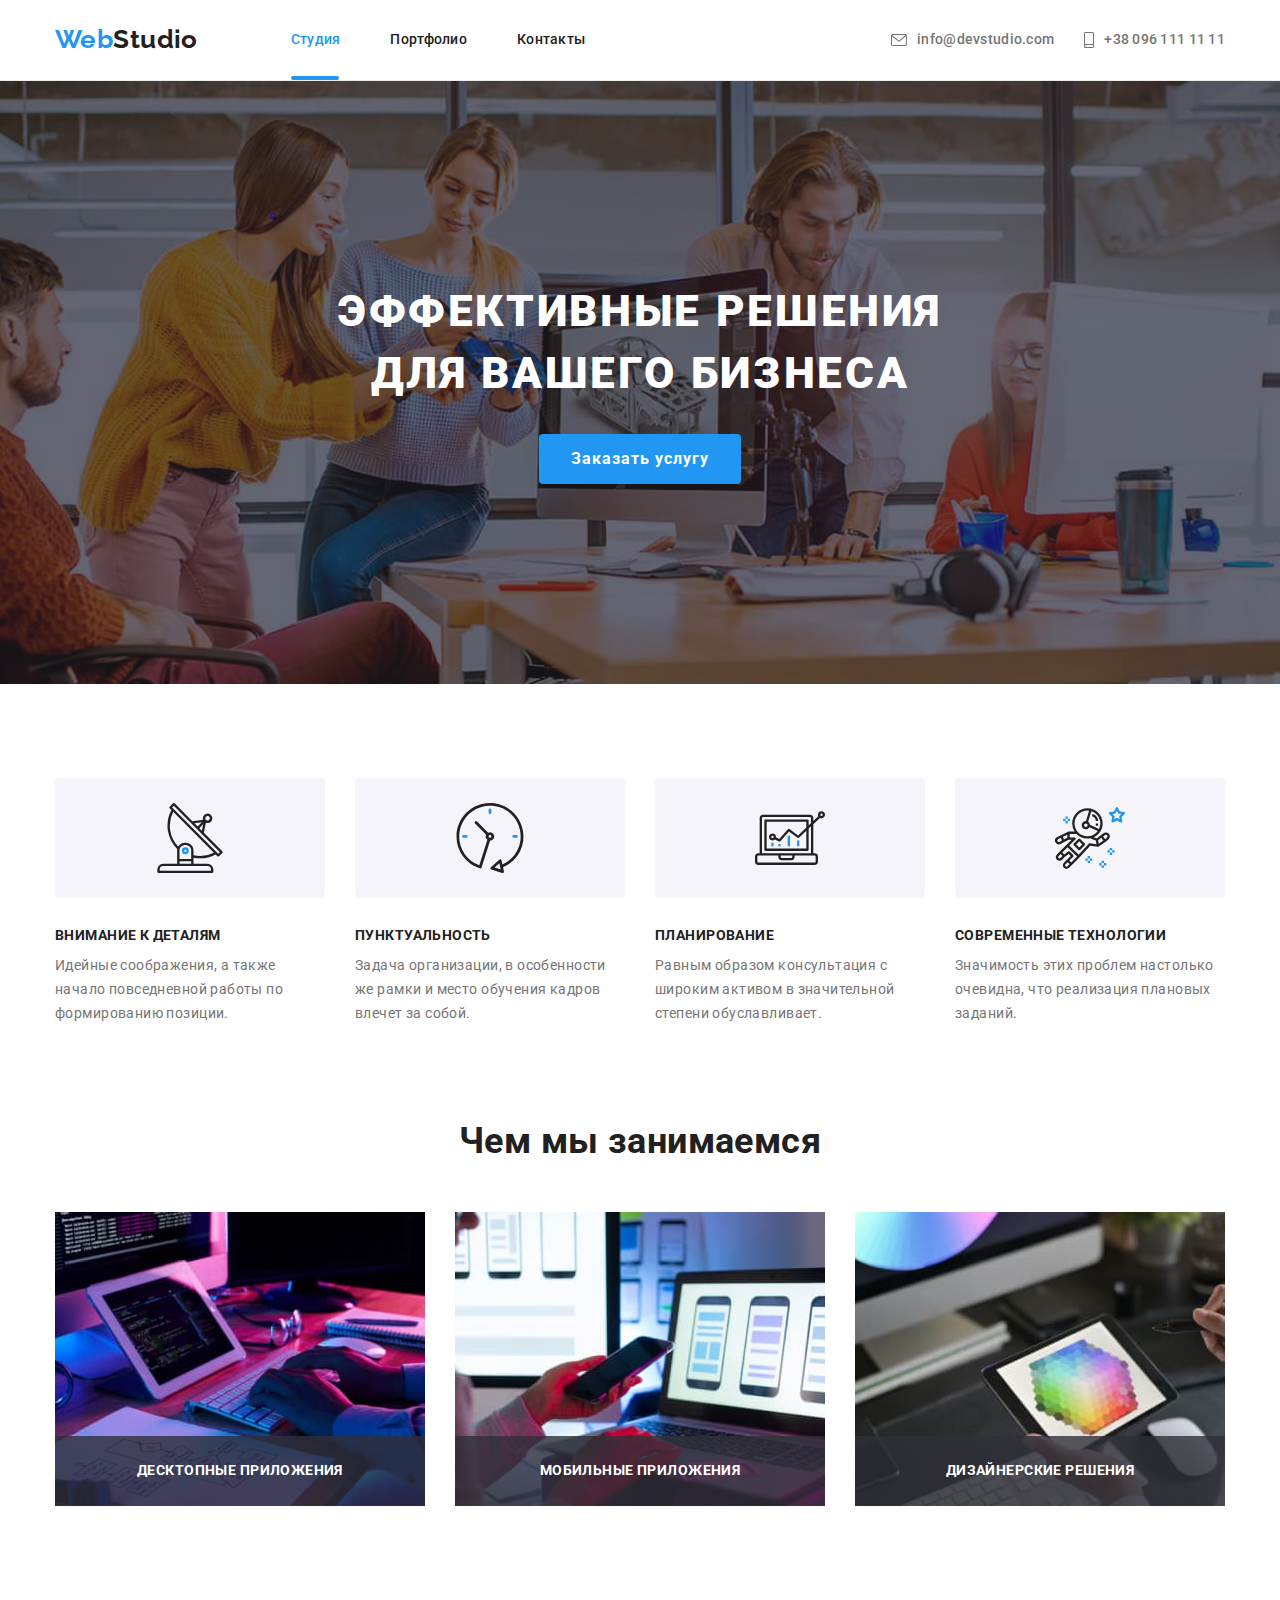
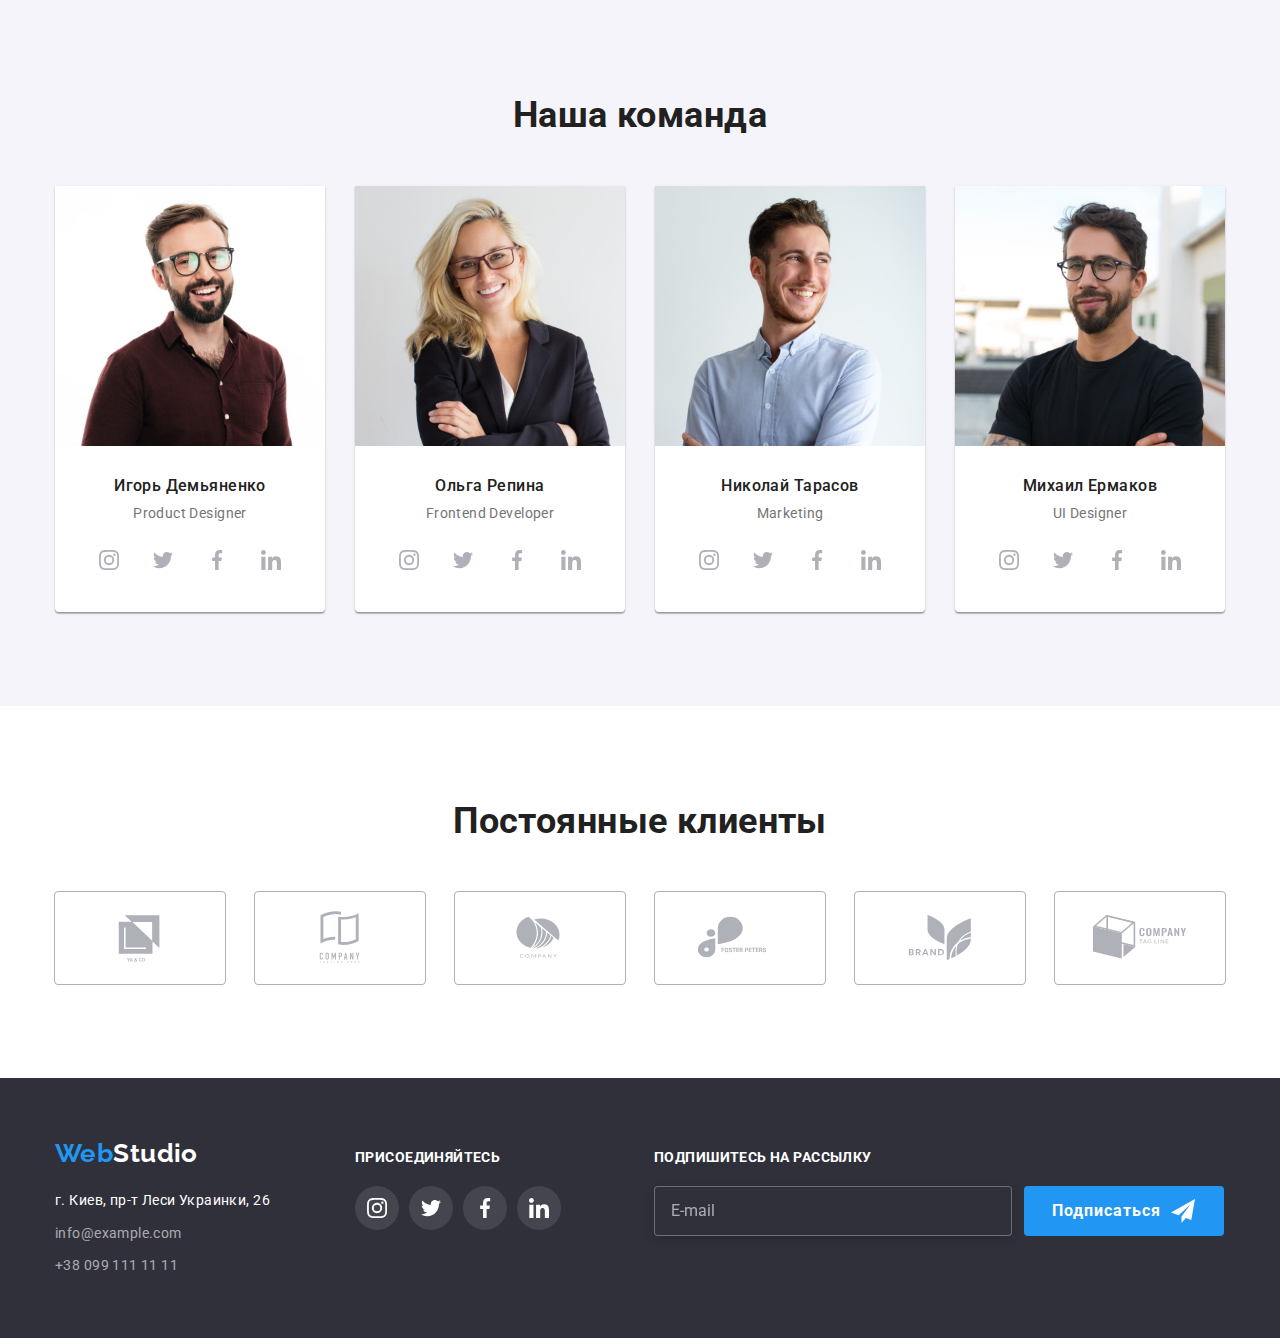
<file: index.html>
<!DOCTYPE html>
<html lang="ru">
  <head>
    <meta charset="UTF-8">
    <meta http-equiv="X-UA-Compatible" content="IE=Edge">
    <meta name="viewport" content="width=device-width, initial-scale=1.0">
    <title>Web Studio</title>
    <link rel="preconnect" href="https://fonts.googleapis.com">
    <link rel="preconnect" href="https://fonts.gstatic.com" crossorigin>
    <link href="https://fonts.googleapis.com/css2?family=Raleway:wght@700&family=Roboto:wght@400;500;700;900&display=swap" rel="stylesheet">
    <link rel="stylesheet" href="https://cdnjs.cloudflare.com/ajax/libs/modern-normalize/1.1.0/modern-normalize.min.css"/>
    <link rel="stylesheet" href="./css/styles.css"/>
  </head>

  <body>
    
    <!-- шапка сайта -->
    <header>
      <div class="container nav-header">
        <!-- навигация -->
        <nav class="nav">
          <a href="./index.html" class="logo">Web<span class="studio-header">Studio</span></a>        
          <ul class="site-nav list">
            <li class="nav-studio">
              <a href="./index.html" class="site-nav-item link current">Студия</a>
            </li>
            <li>
              <a href="./portfolio.html" class="site-nav-item link">Портфолио</a>
            </li>
            <li>
              <a href="" class="site-nav-item link">Контакты</a>
            </li>
          </ul>
        </nav>
        
        <!-- контакты в шапке -->
        <ul class="contacts list">
          <li lang="en">
            <a href="mailto:info@devstudio.com" class="link mail">
              <svg class="icon-envelope" width="16" height="12">
                <use href="./images/icons.svg#icon-envelope"></use>
              </svg>
              <span>info@devstudio.com</span>
            </a>
          </li>
          <li>
            <a href="tel:+380961111111" class="link tel">
              <svg class="icon-smartphone" width="10" height="16">
                <use href="./images/icons.svg#icon-smartphone"></use>
              </svg>
              <span>+38 096 111 11 11</span>
            </a>
          </li>
        </ul>
      </div>  
    </header>
      
    <!-- main container -->
    <main>

      <!-- Hero -->
      
      <section class="hero section">
        <div class="container">
          <h1 class="title-hero">эффективные решения <br/> для вашего бизнеса</h1>
          <button type="button" class="button btn-hero" data-modal-open>Заказать услугу</button>
        </div>
      </section>
      
      <!-- Особенности -->
      
      <!-- заголовок Особенности будет скрыт-->  
      <section class="our-features section"> 
        <div class="container">
          <h2 class="title visually-hidden">Особенности</h2>
          <ul class="features list">
            <li class="feature-card">
              <div class="feature-icon">
                <svg class="icon-antenna" width="70" height="70">
                  <use href="./images/icons.svg#icon-antenna"></use>
                </svg>
              </div>
              <div class="feature">
                <h3 class="feature-item title">Внимание к деталям</h3>
                <p class="feature-item-description">Идейные соображения, а также начало повседневной работы по формированию позиции.
                </p>
              </div>
            </li>
            <li class="feature-card">
              <div class="feature-icon">
                <svg class="icon-clock" width="70" height="70">
                  <use href="./images/icons.svg#icon-clock"></use>
                </svg>
              </div>
              <div class="feature">
                <h3 class="feature-item title">Пунктуальность</h3>
                <p class="feature-item-description">Задача организации, в особенности же рамки и место обучения кадров влечет за
                собой.
                </p>
              </div>
            </li>
            <li class="feature-card">
              <div class="feature-icon">
                <svg class="icon-diagram" width="70" height="70">
                  <use href="./images/icons.svg#icon-diagram"></use>
                </svg>
              </div>
              <div class="feature">
                <h3 class="feature-item title">Планирование</h3>
                <p class="feature-item-description">Равным образом консультация с широким активом в значительной степени
                обуславливает.
                </p>
              </div>
            </li>
            <li class="feature-card">
              <div class="feature-icon">
                <svg class="icon-astronaut" width="70" height="70">
                  <use href="./images/icons.svg#icon-astronaut"></use>
                </svg>
              </div>
              <div class="feature">
                <h3 class="feature-item title">Современные технологии</h3>
                <p class="feature-item-description">Значимость этих проблем настолько очевидна, что реализация плановых заданий.
                </p>
              </div>
            </li>
          </ul>
        </div>
      </section>

      <!-- Напрвления работы компании -->
      <section class="our-ocupation section">
        <div class="container occupations">
          <h2 class="occupation title">Чем мы занимаемся</h2>
          <ul class="list occup-imgs">
            <li class="occup-img">
              <img class="img no-gap" src="./images/box-1-opt.jpeg" alt="box 1" width="370" />
              <div class="occup-description">
                <p class="occup-description-text">Десктопные приложения</p>
              </div>
            </li>
            <li class="occup-img">
              <img class="img no-gap" src="./images/box-2-opt.jpeg" alt="box 2" width="370" />
              <div class="occup-description">
                <p class="occup-description-text">Мобильные приложения</p>
              </div>
            </li>
            <li class="occup-img">
              <img class="img no-gap" src="./images/box-3-opt.jpeg" alt="box 3" width="370" />
              <div class="occup-description">
                <p class="occup-description-text">Дизайнерские решения</p>
              </div>
            </li>
          </ul>
        </div>
      </section>

      <!-- Члены команды -->
      <section class="team section">
        <div class="container team-cards">
          <h2 class="our-team title">Наша команда</h2>
          <ul class="list team-members">
            <li class="team-member">
              <img class="img-member no-gap" src="./images/team-photo-id-opt.jpeg" alt="Игорь Демьяненко фото" width="270" />
              <div class="member-description">
                <h3 lang="ru" class="team-member-name title">Игорь Демьяненко</h3>
                <p lang="en" class="team-member-area">Product Designer</p>
                <ul class="list social-links">
                  <li class="social-link">
                    <a href="#" class="link social">
                      <svg class="icon-social" width="20" height="20">
                        <use href="./images/icons.svg#icon-instagram"></use>
                      </svg>
                    </a>
                  </li>
                  <li class="social-link">
                    <a href="#" class="link social">
                      <svg class="icon-social" width="20" height="20">
                        <use href="./images/icons.svg#icon-twitter"></use>
                      </svg>
                    </a>
                  </li>
                  <li class="social-link">
                    <a href="#" class="link social">
                      <svg class="icon-social" width="20" height="20">
                        <use href="./images/icons.svg#icon-facebook"></use>
                      </svg>
                    </a>
                  </li>
                  <li class="social-link">
                    <a href="#" class="link social">
                      <svg class="icon-social" width="20" height="20">
                        <use href="./images/icons.svg#icon-linkedin"></use>
                      </svg>
                    </a>
                  </li>
                </ul>
              </div>
            </li>
            <li class="team-member">
              <img class="img-member no-gap" src="./images/team-photo-or-opt.jpeg" alt="Ольга Репина фото" width="270" />
              <div class="member-description">
                <h3 lang="ru" class="team-member-name title">Ольга Репина</h3>
                <p lang="en" class="team-member-area">Frontend Developer</p>
                <ul class="list social-links">
                  <li class="social-link">
                    <a href="#" class="link social">
                      <svg class="icon-social" width="20" height="20">
                        <use href="./images/icons.svg#icon-instagram"></use>
                      </svg>
                    </a>
                  </li>
                  <li class="social-link">
                    <a href="#" class="link social">
                      <svg class="icon-social" width="20" height="20">
                        <use href="./images/icons.svg#icon-twitter"></use>
                      </svg>
                    </a>
                  </li>
                  <li class="social-link">
                    <a href="#" class="link social">
                      <svg class="icon-social" width="20" height="20">
                        <use href="./images/icons.svg#icon-facebook"></use>
                      </svg>
                    </a>
                  </li>
                  <li class="social-link">
                    <a href="#" class="link social">
                      <svg class="icon-social" width="20" height="20">
                        <use href="./images/icons.svg#icon-linkedin"></use>
                      </svg>
                    </a>
                  </li>
                </ul>
              </div>
            </li>
            <li class="team-member">
              <img class="img-member no-gap" src="./images/team-photo-nt-opt.jpeg" alt="Николай Тарасов фото" width="270" />
              <div class="member-description">
                <h3 lang="ru" class="team-member-name title">Николай Тарасов</h3>
                <p lang="en" class="team-member-area">Marketing</p>
                <ul class="list social-links">
                  <li class="social-link">
                    <a href="#" class="link social">
                      <svg class="icon-social" width="20" height="20">
                        <use href="./images/icons.svg#icon-instagram"></use>
                      </svg>
                    </a>
                  </li>
                  <li class="social-link">
                    <a href="#" class="link social">
                      <svg class="icon-social" width="20" height="20">
                        <use href="./images/icons.svg#icon-twitter"></use>
                      </svg>
                    </a>
                  </li>
                  <li class="social-link">
                    <a href="#" class="link social">
                      <svg class="icon-social" width="20" height="20">
                        <use href="./images/icons.svg#icon-facebook"></use>
                      </svg>
                    </a>
                  </li>
                  <li class="social-link">
                    <a href="#" class="link social">
                      <svg class="icon-social" width="20" height="20">
                        <use href="./images/icons.svg#icon-linkedin"></use>
                      </svg>
                    </a>
                  </li>
                </ul>
              </div>
            </li>
            <li class="team-member">
              <img class="img-member no-gap" src="./images/team-photo-my-opt.jpeg" alt="Михаил Ермаков фото" width="270" />
              <div class="member-description">
                <h3 lang="ru" class="team-member-name title">Михаил Ермаков</h3>
                <p lang="en" class="team-member-area">UI Designer</p>
                <ul class="list social-links">
                  <li class="social-link">
                    <a href="#" class="link social">
                      <svg class="icon-social" width="20" height="20">
                        <use href="./images/icons.svg#icon-instagram"></use>
                      </svg>
                    </a>
                  </li>
                  <li class="social-link">
                    <a href="#" class="link social">
                      <svg class="icon-social" width="20" height="20">
                        <use href="./images/icons.svg#icon-twitter"></use>
                      </svg>
                    </a>
                  </li>
                  <li class="social-link">
                    <a href="#" class="link social">
                      <svg class="icon-social" width="20" height="20">
                        <use href="./images/icons.svg#icon-facebook"></use>
                      </svg>
                    </a>
                  </li>
                  <li class="social-link">
                    <a href="#" class="link social">
                      <svg class="icon-social" width="20" height="20">
                        <use href="./images/icons.svg#icon-linkedin"></use>
                      </svg>
                    </a>
                  </li>
                </ul>
              </div>
            </li>
          </ul> 
        </div>
      </section>
    </main>
      
    <!-- Постоянные клиенты компании -->
    <section class="our-clients section">
      <div class="container clients">
        <h2 class="clients title">Постоянные клиенты</h2>
        <ul class="list clients-icons">
          <li class="client">
            <a href="#" class="link client-link">
              <svg class="icon-client" width="106" height="60">
                <use href="./images/icons.svg#icon-logo-1"></use>
              </svg>
            </a>
          </li>
          <li class="client">
            <a href="#" class="link client-link">
              <svg class="icon-client" width="106" height="60">
                <use href="./images/icons.svg#icon-logo-2"></use>
              </svg>
            </a>
          </li>
          <li class="client">
            <a href="#" class="link client-link">
              <svg class="icon-client" width="106" height="60">
                <use href="./images/icons.svg#icon-logo-3"></use>
              </svg>
            </a>
          </li>
          <li class="client">
            <a href="#" class="link client-link">
              <svg class="icon-client" width="106" height="60">
                <use href="./images/icons.svg#icon-logo-4"></use>
              </svg>
            </a>
          </li>
          <li class="client">
            <a href="#" class="link client-link">
              <svg class="icon-client" width="106" height="60">
                <use href="./images/icons.svg#icon-logo-5"></use>
              </svg>
            </a>
          </li>
          <li class="client">
            <a href="#" class="link client-link">
              <svg class="icon-client" width="106" height="60">
                <use href="./images/icons.svg#icon-logo-6"></use>
              </svg>
            </a>
          </li>
        </ul>
      </div>
    </section>

    <!-- Футер -->
    <footer class="footer">
      <!-- логотип b адрес компании в футере -->
      <div class="container foot">
        <div class="footer-contacts">
          <a href="./index.html" class="logo ftr">Web<span class="studio-footer">Studio</span></a>
          <address class="address">
            <ul class="list address-content">
              <li class="address-item">
                <a class="address-link" href="https://goo.gl/maps/2N1WNVQ2svkCa77E6" target="_blank" rel="noopener norefferer nofollow">г. Киев, пр-т Леси Украинки, 26</a>
              </li>
              <li class="address-item">
                <a lang="en" href="mailto:info@example.com" class="footer-contact link">info@example.com</a>
              </li>
              <li class="address-item">
                <a href="tel:+380991111111" class="footer-contact link">+38 099 111 11 11</a>
              </li>
            </ul>
          </address>
        </div>
        <div class="join">
          <p class="join-btn">Присоединяйтесь</p>
          <ul class="list social-links">
            <li class="social-link">
              <a href="#" class="link social ft">
                <svg class="icon-social" width="20" height="20">
                  <use href="./images/icons.svg#icon-instagram"></use>
                </svg>
              </a>
            </li>
            <li class="social-link">
              <a href="#" class="link social ft">
                <svg class="icon-social" width="20" height="20">
                  <use href="./images/icons.svg#icon-twitter"></use>
                </svg>
              </a>
            </li>
            <li class="social-link">
              <a href="#" class="link social ft">
                <svg class="icon-social" width="20" height="20">
                  <use href="./images/icons.svg#icon-facebook"></use>
                </svg>
              </a>
            </li>
            <li class="social-link">
              <a href="#" class="link social ft">
                <svg class="icon-social" width="20" height="20">
                  <use href="./images/icons.svg#icon-linkedin"></use>
                </svg>
              </a>
            </li>
          </ul>
        </div>
        <form class="send">
          <div class="send-box">
            <label for="subscribe" class="send-label">Подпишитесь на рассылку</label>
            <input type="email" class="send-input" placeholder="E-mail" id="subscribe" />
          </div>
          <button type="submit" class="button sent">
            <span class="send-losung">Подписаться</span>
            <svg class="icon-send" width="24" height="24">
              <use href="./images/icons.svg#icon-icon-send-opt"></use>
            </svg>
          </button>
        </form>
      </div>
    </footer>

    <div class="backdrop is-hidden" data-modal>
      <div class="modal">
        <button type="button" class="button close" data-modal-close>
          <svg class="modal-btn-close" width="18" height="18">
            <use href="./images/icons.svg#icon-close-black-2"></use>
          </svg>
        </button>
        <form class="form-modal">

          <h3 class="form-modal-title">Оставьте свои данные, мы вам перезвоним</h3>

          <div class="form-field">
            <label for="name" class="form-field-label">Имя</label>
            <svg class="form-field-icon" width="18" height="18">
              <use href="./images/icons.svg#icon-person-black-opt"></use>
            </svg>
            <input class="form-field-input" type="text" name="name" id="name"/>
          </div>  
          <div class="form-field">
            <label for="tel" class="form-field-label">Телефон</label>
            <svg class="form-field-icon" width="18" height="18">
              <use href="./images/icons.svg#icon-phone-black-opt"></use>
            </svg>
            <input class="form-field-input" type="tel" name="tel" id="tel"/>
          </div>
          <div class="form-field">
            <label for="email" class="form-field-label">Почта</label>
            <svg class="form-field-icon" width="18" height="18">
              <use href="./images/icons.svg#icon-email-black-opt"></use>
            </svg>
            <input class="form-field-input" type="email" name="email" id="email"/>
          </div>
          <div class="form-field textarea">
            <span class="form-field-text">Комметарий</span>
            <textarea  class="form-field-textarea" placeholder="Введите текст"></textarea>
          </div>
        
          <label class="form-field check">
            <input class="checkbox" type="checkbox" name="policy" value="agreed"/>
            <span class="icon-policy"></span>
            <span class="check-policy">Соглашаюсь с рассылкой и принимаю <a href="#" class="checkbox-link"><span class="">Условия договора</span></a></span>
          </label>
            
          <button type="submit" class="button mod-form">Отправить</button>
          
        </form>
        
      </div>
    </div>
    <script src="./js/modal.js"></script>
  </body>
</html>
</file>
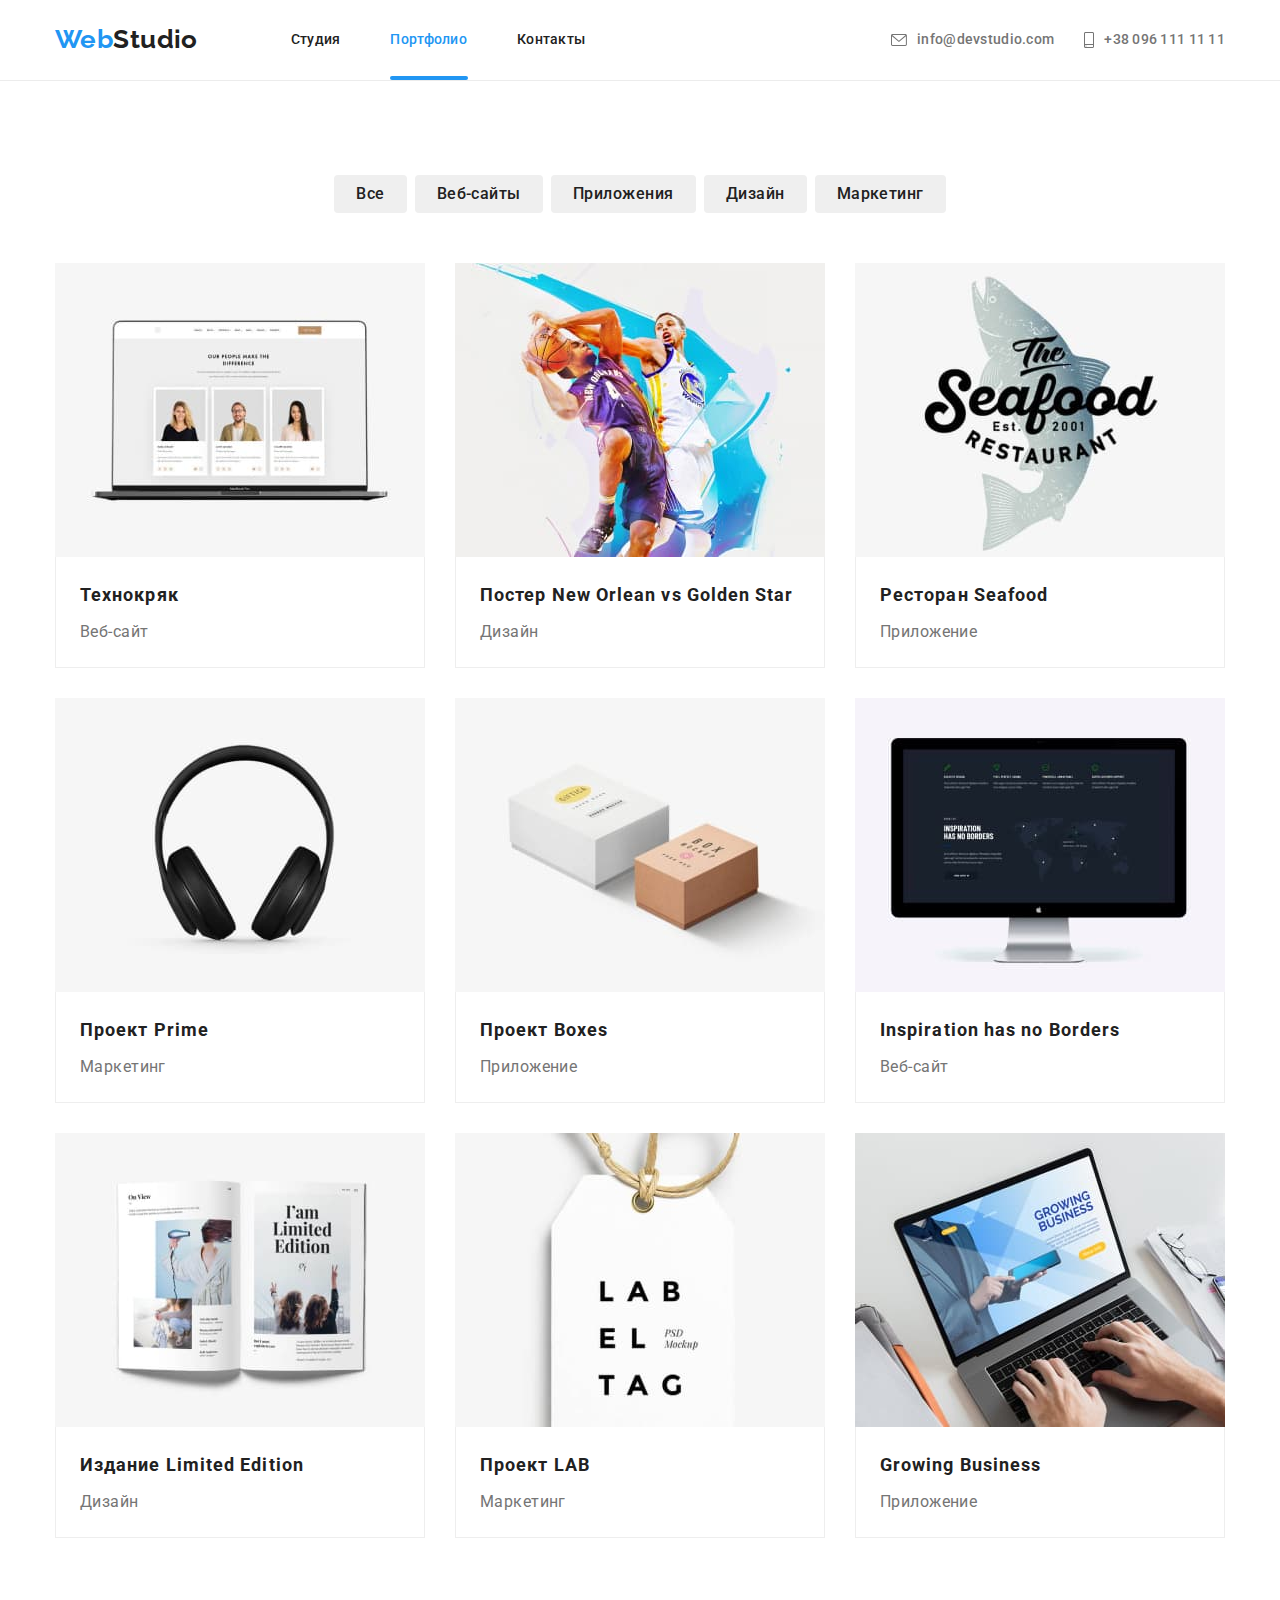
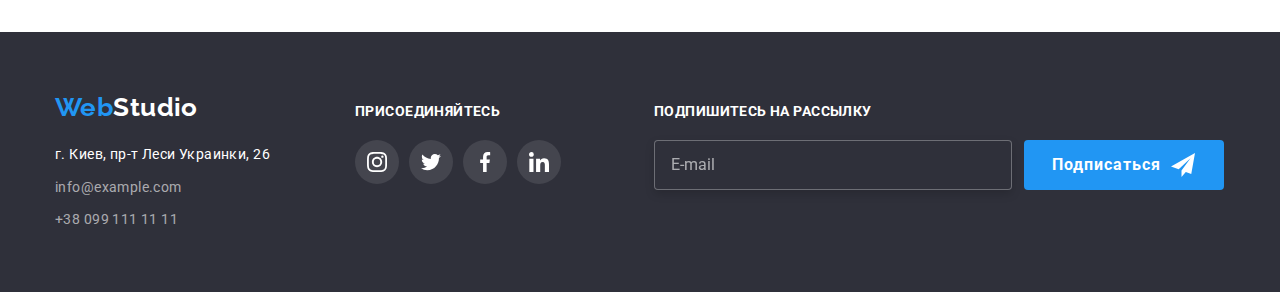
<file: portfolio.html>
<!DOCTYPE html>
<html lang="ru">

  <head>
    <meta charset="UTF-8">
    <meta http-equiv="X-UA-Compatible" content="IE=Edge">
    <meta name="viewport" content="width=device-width, initial-scale=1.0">
    <title>Web Studio</title>
    <link rel="preconnect" href="https://fonts.googleapis.com">
    <link rel="preconnect" href="https://fonts.gstatic.com" crossorigin>
    <link href="https://fonts.googleapis.com/css2?family=Raleway:wght@700&family=Roboto:wght@400;500;700;900&display=swap" rel="stylesheet">
    <link rel="stylesheet" href="https://cdnjs.cloudflare.com/ajax/libs/modern-normalize/1.1.0/modern-normalize.min.css"/>
    <link rel="stylesheet" href="./css/styles.css"/>
  </head>

  <body>

    <!-- шапка сайта -->
    <header>
      <div class="container nav-header">
        <!-- навигация -->
        <nav class="nav">
          <a href="./index.html" class="logo">Web<span class="studio-header">Studio</span></a>
          <ul class="site-nav list">
            <li>
              <a href="./index.html" class="site-nav-item link">Студия</a>
            </li>
            <li class="nav-portfolio">
              <a href="./portfolio.html" class="site-nav-item link current">Портфолио</a>
            </li>
            <li>
              <a href="" class="site-nav-item link">Контакты</a>
            </li>
          </ul>
        </nav>
    
        <!-- контакты в шапке -->
        <ul class="contacts list">
          <li lang="en">
            <a href="mailto:info@devstudio.com" class="link mail">
              <svg class="icon-envelope" width="16" height="12">
                <use href="./images/icons.svg#icon-envelope"></use>
              </svg>
              <span>info@devstudio.com</span>
            </a>
          </li>
          <li>
            <a href="tel:+380961111111" class="link tel">
              <svg class="icon-smartphone" width="10" height="16">
                <use href="./images/icons.svg#icon-smartphone"></use>
              </svg>
              <span>+38 096 111 11 11</span>
            </a>
          </li>
        </ul>
      </div>
    </header>

    <!-- main container -->
    <main>
      <!-- Портфолио-->
      <section class="portfolio section">
        
        <div class="container filters">
          <!-- заголовок Портфолио будет скрыт-->
          <h2 class="title visually-hidden">Портфолио</h2>
          <!-- навигация по фильтрам -->
          <ul class="list filter-buttons">
            <li class="btn-filter">
              <button type="button" class="button btn-fltr">Все</button>
            </li>
            <li class="btn-filter">
              <button type="button" class="button btn-fltr">Веб-сайты</button>
            </li>
            <li class="btn-filter">
              <button type="button" class="button btn-fltr">Приложения</button>
            </li>
            <li class="btn-filter">
              <button type="button" class="button btn-fltr">Дизайн</button>
            </li>
            <li class="btn-filter">
              <button type="button" class="button btn-fltr">Маркетинг</button>
            </li>
          </ul>
        
          <!--Карточки продуктов компании-->
          <ul class="products list">
            <li class="product-item">
              <a href="#" class="product-link link">
                <div class="card-thumb">
                  <img class="product-img no-gap" src="./images/project-1-opt.jpeg" alt="изображение" width="370">
                  <p class="product-overflow">Технокряк это современная площадка распространения коронавируса. Компании используют эту платформу для цифрового шпионажа и атак на защищённые сервера конкурентов.</p>
                </div>
                <div class="product-description">
                  <h3 class="product-item-name title">Технокряк</h3>
                  <p class="product-item-type">Веб-сайт</p>
                </div>
              </a>
            </li>

            <li class="product-item">
              <a href="#" class="product-link link">
                <div class="card-thumb">
                  <img class="product-img no-gap" src="./images/project-2-opt.jpeg" alt="изображение" width="370">
                  <p class="product-overflow">Технокряк это современная площадка распространения коронавируса. Компании используют эту платформу для цифрового шпионажа и атак на защищённые сервера конкурентов.</p>
                </div>
                <div class="product-description">
                  <h3 class="product-item-name title">Постер New Orlean vs Golden Star</h3>
                  <p class="product-item-type">Дизайн</p>
                </div>
              </a>
            </li>

            <li class="product-item">
              <a href="#" class="product-link link">
                <div class="card-thumb">
                  <img class="product-img no-gap" src="./images/project-3-opt.jpeg" alt="изображение" width="370">
                  <p class="product-overflow">Технокряк это современная площадка распространения коронавируса. Компании используют эту платформу для цифрового шпионажа и атак на защищённые сервера конкурентов.</p>
                </div>
                <div class="product-description">
                  <h3 class="product-item-name title">Ресторан Seafood</h3>
                  <p class="product-item-type">Приложение</p>
                </div>
              </a>
            </li>

            <li class="product-item">
              <a href="#" class="product-link link">
                <div class="card-thumb">
                  <img class="product-img no-gap" src="./images/project-4-opt.jpeg" alt="изображение" width="370">
                  <p class="product-overflow">Технокряк это современная площадка распространения коронавируса. Компании используют эту платформу для цифрового шпионажа и атак на защищённые сервера конкурентов.</p>
                </div>
                <div class="product-description">
                  <h3 class="product-item-name title">Проект Prime</h3>
                  <p class="product-item-type">Маркетинг</p>
                </div>
              </a>
            </li>

            <li class="product-item">
              <a href="#" class="product-link link">
                <div class="card-thumb">
                  <img class="product-img no-gap" src="./images/project-5-opt.jpeg" alt="изображение" width="370">
                  <p class="product-overflow">Технокряк это современная площадка распространения коронавируса. Компании используют эту платформу для цифрового шпионажа и атак на защищённые сервера конкурентов.</p>
                </div>
                <div class="product-description">
                  <h3 class="product-item-name title">Проект Boxes</h3>
                  <p class="product-item-type">Приложение</p>
                </div>
              </a>
            </li>

            <li class="product-item">
              <a href="#" class="product-link link">
                <div class="card-thumb">
                  <img class="product-img no-gap" src="./images/project-6-opt.jpeg" alt="изображение" width="370">
                  <p class="product-overflow">Технокряк это современная площадка распространения коронавируса. Компании используют эту платформу для цифрового шпионажа и атак на защищённые сервера конкурентов.</p>
                </div>
                <div class="product-description">
                  <h3 class="product-item-name title">Inspiration has no Borders</h3>
                  <p class="product-item-type">Веб-сайт</p>
                </div>
              </a>
            </li>

            <li class="product-item">
              <a href="#" class="product-link link"><div class="card-thumb">
                <img class="product-img no-gap" src="./images/project-7-opt.jpeg" alt="изображение" width="370">
                <p class="product-overflow">Технокряк это современная площадка распространения коронавируса. Компании используют эту платформу для цифрового шпионажа и атак на защищённые сервера конкурентов.</p>
              </div>
              <div class="product-description">
                <h3 class="product-item-name title">Издание Limited Edition</h3>
                <p class="product-item-type">Дизайн</p>
              </div></a>
            </li>

            <li class="product-item">
              <a href="#" class="product-link link">
                <div class="card-thumb">
                  <img class="product-img no-gap" src="./images/project-8-opt.jpeg" alt="изображение" width="370">
                  <p class="product-overflow">Технокряк это современная площадка распространения коронавируса. Компании используют эту платформу для цифрового шпионажа и атак на защищённые сервера конкурентов.</p>
                </div>
                <div class="product-description">
                  <h3 class="product-item-name title">Проект LAB</h3>
                  <p class="product-item-type">Маркетинг</p>
                </div>
              </a>
            </li>

            <li class="product-item">
              <a href="#" class="product-link link">
                <div class="card-thumb">
                  <img class="product-img no-gap" src="./images/project-9-opt.jpeg" alt="изображение" width="370">
                  <p class="product-overflow">Технокряк это современная площадка распространения коронавируса. Компании используют эту платформу для цифрового шпионажа и атак на защищённые сервера конкурентов.</p>
                </div>
                <div class="product-description">
                  <h3 class="product-item-name title">Growing Business</h3>
                  <p class="product-item-type">Приложение</p>
                </div>
              </a>
            </li>
          </ul>
        </div>
      </section>
    </main>

    <!-- Футер -->
    <footer class="footer">
      <!-- логотип b адрес компании в футере -->
      <div class="container foot">
        <div class="footer-contacts">
          <a href="./index.html" class="logo ftr">Web<span class="studio-footer">Studio</span></a>
          <address class="address">
            <ul class="list address-content">
              <li class="address-item">
                <a class="address-link" href="https://goo.gl/maps/2N1WNVQ2svkCa77E6" target="_blank"
                  rel="noopener norefferer nofollow">г. Киев, пр-т Леси Украинки, 26</a>
              </li>
              <li class="address-item">
                <a lang="en" href="mailto:info@example.com" class="footer-contact link">info@example.com</a>
              </li>
              <li class="address-item">
                <a href="tel:+380991111111" class="footer-contact link">+38 099 111 11 11</a>
              </li>
            </ul>
          </address>
        </div>
        <div class="join">
          <p class="join-btn">Присоединяйтесь</p>
          <div class="interactive">
            <ul class="list social-links">
              <li class="social-link">
                <a href="#" class="link social ft">
                  <svg class="icon-social" width="20" height="20">
                    <use href="./images/icons.svg#icon-instagram"></use>
                  </svg>
                </a>
              </li>
              <li class="social-link">
                <a href="#" class="link social ft">
                  <svg class="icon-social" width="20" height="20">
                    <use href="./images/icons.svg#icon-twitter"></use>
                  </svg>
                </a>
              </li>
              <li class="social-link">
                <a href="#" class="link social ft">
                  <svg class="icon-social" width="20" height="20">
                    <use href="./images/icons.svg#icon-facebook"></use>
                  </svg>
                </a>
              </li>
              <li class="social-link">
                <a href="#" class="link social ft">
                  <svg class="icon-social" width="20" height="20">
                    <use href="./images/icons.svg#icon-linkedin"></use>
                  </svg>
                </a>
              </li>
            </ul>
          </div>
        </div>
        <form class="send">
          <div class="send-box">
            <label for="subscribe" class="send-label">Подпишитесь на рассылку</label>
            <input type="email" class="send-input" placeholder="E-mail" id="subscribe" />
          </div>
          <button type="submit" class="button sent">
            <span class="send-losung">Подписаться</span>
            <svg class="icon-send" width="24" height="24">
              <use href="./images/icons.svg#icon-icon-send-opt"></use>
            </svg>
          </button>
        </form>
      </div>
    </footer>
  </body>
</html>
</file>
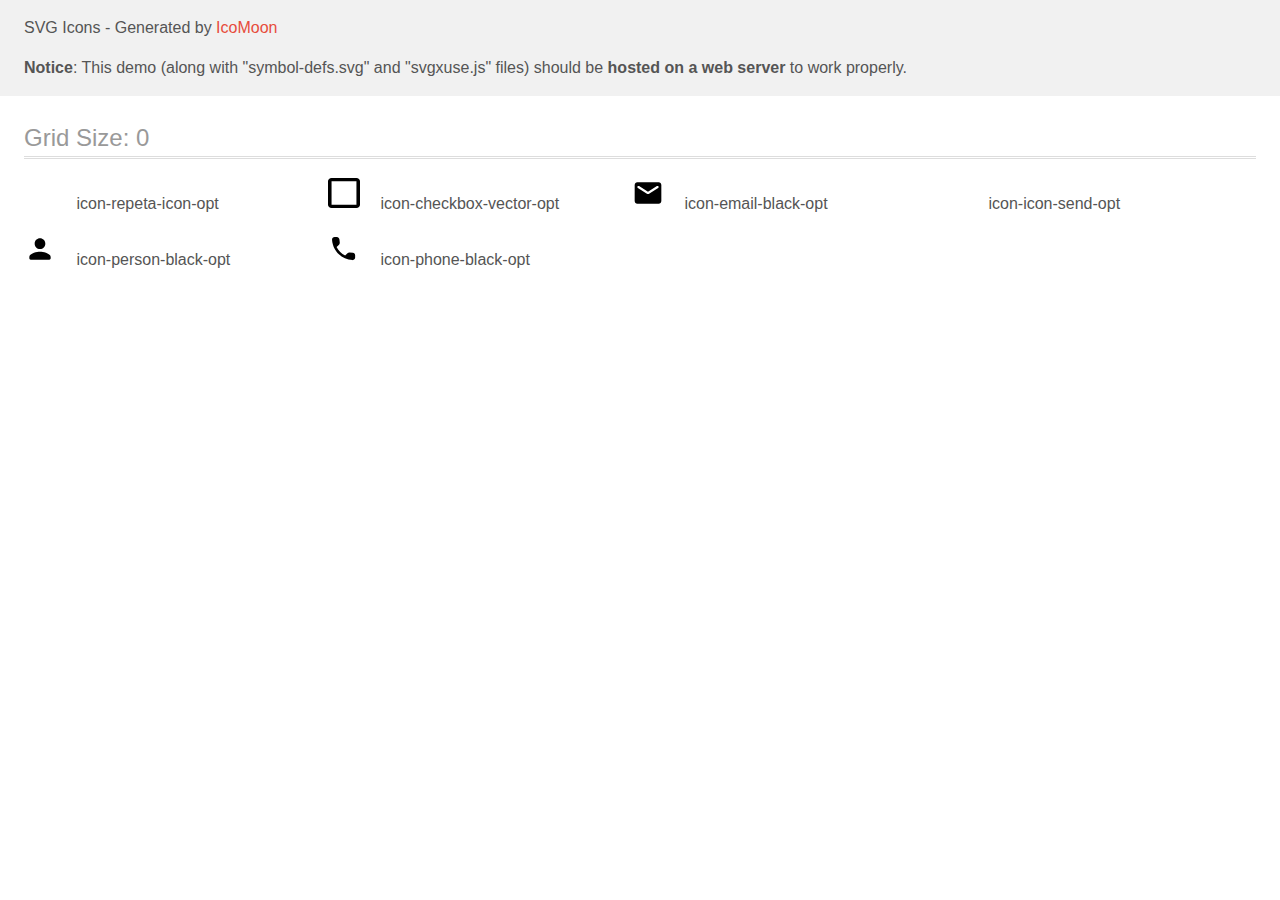
<file: images/repeta-sprite/demo-external-svg.html>
<!doctype html>
<html>
<head>
    <title>IcoMoon - SVG Icons</title>
    <meta charset="utf-8">
    <meta name="viewport" content="width=device-width, initial-scale=1">
    <link rel="stylesheet" href="demo-files/demo.css">
    <link rel="stylesheet" href="style.css">
</head>
<body>
<header class="bgc1 clearfix">
<div class="mhl">
    <p>SVG Icons - Generated by <a href="https://icomoon.io/app">IcoMoon</a></p><p><strong>Notice</strong>: This demo (along with "symbol-defs.svg" and "svgxuse.js" files) should be <b>hosted on a web server</b> to work properly.</p>
</div>
</header>
    <div class="clearfix mhl ptl">
        <h1 class="mvm mtn fgc1">Grid Size: 0</h1>
        <div class="glyph fs1">
            <div class="clearfix pbs">
                <svg class="icon icon-repeta-icon-opt"><use xlink:href="symbol-defs.svg#icon-repeta-icon-opt"></use></svg><span class="name"> icon-repeta-icon-opt</span>
            </div>
        </div>
        <div class="glyph fs1">
            <div class="clearfix pbs">
                <svg class="icon icon-checkbox-vector-opt"><use xlink:href="symbol-defs.svg#icon-checkbox-vector-opt"></use></svg><span class="name"> icon-checkbox-vector-opt</span>
            </div>
        </div>
        <div class="glyph fs1">
            <div class="clearfix pbs">
                <svg class="icon icon-email-black-opt"><use xlink:href="symbol-defs.svg#icon-email-black-opt"></use></svg><span class="name"> icon-email-black-opt</span>
            </div>
        </div>
        <div class="glyph fs1">
            <div class="clearfix pbs">
                <svg class="icon icon-icon-send-opt"><use xlink:href="symbol-defs.svg#icon-icon-send-opt"></use></svg><span class="name"> icon-icon-send-opt</span>
            </div>
        </div>
        <div class="glyph fs1">
            <div class="clearfix pbs">
                <svg class="icon icon-person-black-opt"><use xlink:href="symbol-defs.svg#icon-person-black-opt"></use></svg><span class="name"> icon-person-black-opt</span>
            </div>
        </div>
        <div class="glyph fs1">
            <div class="clearfix pbs">
                <svg class="icon icon-phone-black-opt"><use xlink:href="symbol-defs.svg#icon-phone-black-opt"></use></svg><span class="name"> icon-phone-black-opt</span>
            </div>
        </div>
  </div>
<script defer src="svgxuse.js"></script>
</body>
</html>
</file>
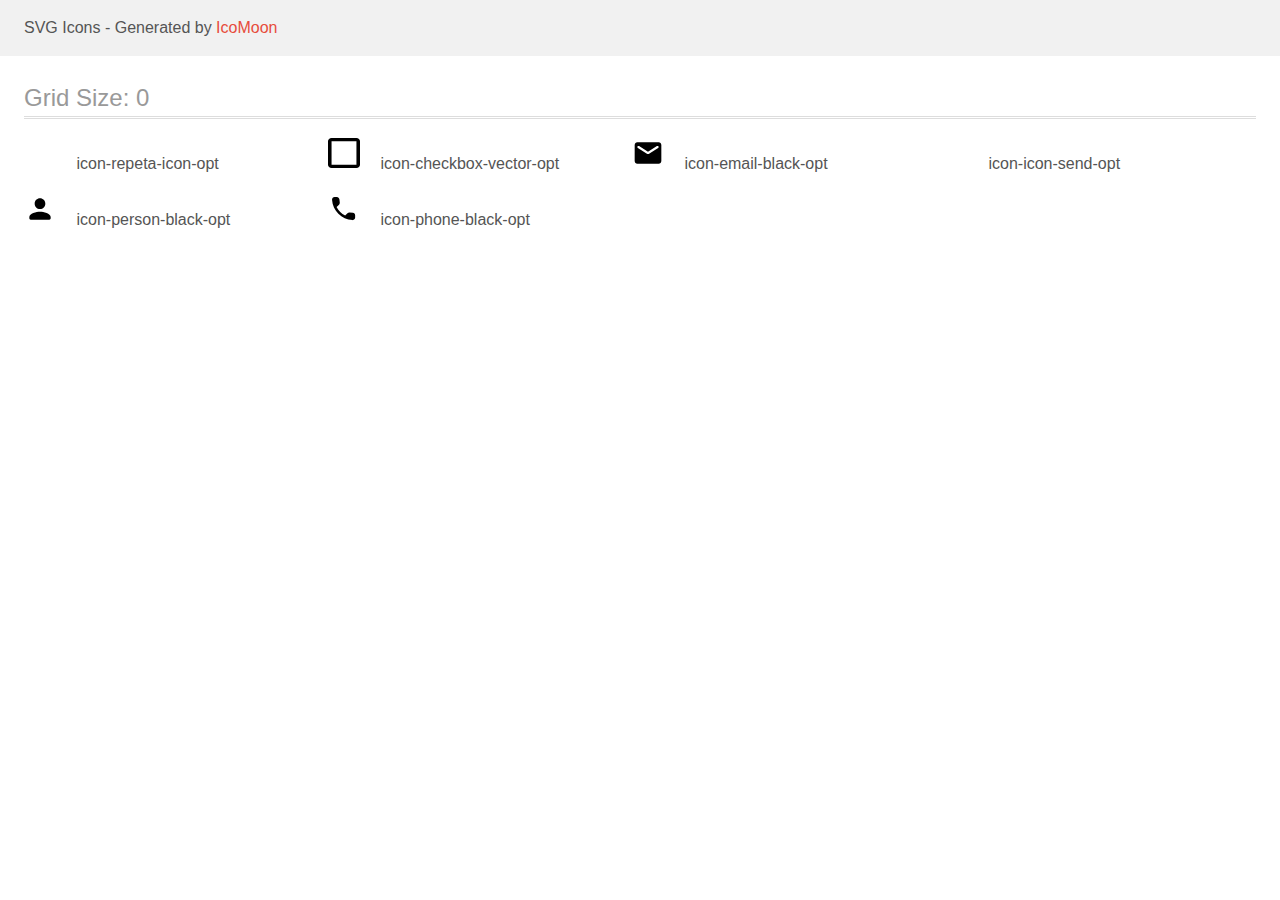
<file: images/repeta-sprite/demo.html>
<!doctype html>
<html>
<head>
    <title>IcoMoon - SVG Icons</title>
    <meta charset="utf-8">
    <meta name="viewport" content="width=device-width, initial-scale=1">
    <link rel="stylesheet" href="demo-files/demo.css">
    <link rel="stylesheet" href="style.css">
</head>
<body>
<svg aria-hidden="true" style="position: absolute; width: 0; height: 0; overflow: hidden;" version="1.1" xmlns="http://www.w3.org/2000/svg" xmlns:xlink="http://www.w3.org/1999/xlink">
<defs>
<symbol id="icon-repeta-icon-opt" viewBox="0 0 32 32">
<path fill="#fff" style="fill: var(--color1, #fff); stroke: var(--color1, #fff)" stroke="#fff" stroke-linejoin="miter" stroke-linecap="butt" stroke-miterlimit="4" stroke-width="0.4267" d="M6.308 16.538l-0.147-0.141-0.147 0.139-2.057 1.95 0.162 0.156 7.605 7.253 0.147-0.141 16.171-15.426-0.162-0.154-2.029-1.935-0.147 0.141-13.98 13.325-5.417-5.167z"></path>
</symbol>
<symbol id="icon-checkbox-vector-opt" viewBox="0 0 32 32">
<path d="M28.444 4.334v23.332h-24.888v-23.332h24.888zM28.444 1h-24.888c-1.956 0-3.556 1.5-3.556 3.334v23.332c0 1.834 1.6 3.334 3.556 3.334h24.888c1.956 0 3.556-1.5 3.556-3.334v-23.332c0-1.834-1.6-3.334-3.556-3.334z"></path>
</symbol>
<symbol id="icon-email-black-opt" viewBox="0 0 32 32">
<path d="M26.667 5.333h-21.333c-1.467 0-2.652 1.2-2.652 2.667l-0.014 16c0 1.467 1.2 2.667 2.667 2.667h21.333c1.467 0 2.667-1.2 2.667-2.667v-16c0-1.467-1.2-2.667-2.667-2.667zM26.133 11.001l-9.426 5.892c-0.201 0.126-0.446 0.2-0.708 0.2s-0.506-0.075-0.713-0.204l0.006 0.003-9.426-5.892c-0.336-0.201-0.557-0.562-0.557-0.975 0-0.625 0.507-1.132 1.132-1.132 0.233 0 0.449 0.070 0.629 0.19l-0.004-0.003 8.933 5.586 8.933-5.588c0.176-0.118 0.392-0.188 0.624-0.188 0.625 0 1.132 0.507 1.132 1.132 0 0.413-0.221 0.775-0.552 0.972l-0.005 0.003z"></path>
</symbol>
<symbol id="icon-icon-send-opt" viewBox="0 0 32 32">
<path fill="#fff" style="fill: var(--color1, #fff)" d="M32 0l-32 18 10.227 3.787 15.773-14.787-11.997 16.187 0.009 0.003-0.012-0.003v8.813l5.735-6.691 7.267 2.691 4.999-28z"></path>
</symbol>
<symbol id="icon-person-black-opt" viewBox="0 0 32 32">
<path d="M16 16c2.946 0 5.333-2.388 5.333-5.333s-2.388-5.333-5.333-5.333v0c-2.946 0-5.333 2.388-5.333 5.333s2.388 5.333 5.333 5.333v0zM16 18.667c-3.561 0-10.667 1.787-10.667 5.333v1.333c0 0.732 0.599 1.333 1.333 1.333h18.667c0.732 0 1.333-0.601 1.333-1.333v-1.333c0-3.547-7.108-5.333-10.667-5.333z"></path>
</symbol>
<symbol id="icon-phone-black-opt" viewBox="0 0 32 32">
<path d="M24.882 19.774l-3.268-0.373c-0.090-0.011-0.194-0.018-0.299-0.018-0.707 0-1.348 0.287-1.811 0.75l-2.368 2.368c-3.669-1.894-6.585-4.81-8.427-8.372l-0.051-0.108 2.382-2.377c0.463-0.463 0.75-1.103 0.75-1.81 0-0.106-0.006-0.21-0.019-0.312l0.001 0.012-0.373-3.243c-0.155-1.287-1.24-2.276-2.557-2.276-0.001 0-0.002 0-0.003 0h-2.226c-1.454 0-2.663 1.209-2.574 2.663 0.683 10.987 9.47 19.76 20.444 20.443 1.452 0.089 2.663-1.12 2.663-2.574v-2.226c0-0.004 0-0.008 0-0.012 0-1.308-0.985-2.386-2.253-2.532l-0.012-0.001z"></path>
</symbol>
</defs>
</svg>

<header class="bgc1 clearfix">
<div class="mhl">
    <p>SVG Icons - Generated by <a href="https://icomoon.io/app">IcoMoon</a></p>
</div>
</header>
    <div class="clearfix mhl ptl">
        <h1 class="mvm mtn fgc1">Grid Size: 0</h1>
        <div class="glyph fs1">
            <div class="clearfix pbs">
                <svg class="icon icon-repeta-icon-opt"><use xlink:href="#icon-repeta-icon-opt"></use></svg><span class="name"> icon-repeta-icon-opt</span>
            </div>
        </div>
        <div class="glyph fs1">
            <div class="clearfix pbs">
                <svg class="icon icon-checkbox-vector-opt"><use xlink:href="#icon-checkbox-vector-opt"></use></svg><span class="name"> icon-checkbox-vector-opt</span>
            </div>
        </div>
        <div class="glyph fs1">
            <div class="clearfix pbs">
                <svg class="icon icon-email-black-opt"><use xlink:href="#icon-email-black-opt"></use></svg><span class="name"> icon-email-black-opt</span>
            </div>
        </div>
        <div class="glyph fs1">
            <div class="clearfix pbs">
                <svg class="icon icon-icon-send-opt"><use xlink:href="#icon-icon-send-opt"></use></svg><span class="name"> icon-icon-send-opt</span>
            </div>
        </div>
        <div class="glyph fs1">
            <div class="clearfix pbs">
                <svg class="icon icon-person-black-opt"><use xlink:href="#icon-person-black-opt"></use></svg><span class="name"> icon-person-black-opt</span>
            </div>
        </div>
        <div class="glyph fs1">
            <div class="clearfix pbs">
                <svg class="icon icon-phone-black-opt"><use xlink:href="#icon-phone-black-opt"></use></svg><span class="name"> icon-phone-black-opt</span>
            </div>
        </div>
  </div>
<script defer src="svgxuse.js"></script>
</body>
</html>
</file>
<file: css/styles.css>
/* цвет фона #FFFFFF;
вторичный цвет фона #F5F4FA;
третичный цвет фона #2F303A;
основной цвет текста #757575;
вторичный цвет текста (заголовки) #212121;
цвет эффектов  #2196F3;
цвет заливки иконок соцсетей #AFB1B8;
цвет фон модалки background: rgba(0, 0, 0, 0.2);
 */
:root {
	--primary-text-color: #757575;
	--secondary-text-color: #212121;
	--secondary-background-color: #F5F4FA;
	--tertiary-background-color: #2F303A;
	--conditions-color: #2196F3;
	--conditions-subcolor: #FFFFFF;
	--social-link-fill: #AFB1B8;
	--social-link-subfill: #FFFFFF;
	--modal-background-color: rgba(0, 0, 0, 0.2);
}

body {
	font-family: Roboto, sans-serif;
	font-size: 14px;
	line-height: 1.7;
	letter-spacing: 0.03em;
	color: #757575;
	background-color: #FFFFFF;
    
}

p {
	margin-top: 0;
	margin-bottom: 0;
}

.section {
	padding-top: 94px;
	padding-bottom: 94px;
}



.container {
	width: 1200px;
	padding-left: 15px;
	padding-right: 15px;
	margin: 0 auto;
}

.link {
	text-decoration: none;
	font-style:normal;
	color: var(--primary-text-color);
}


.button {
	display: inline-block;
	border: none;
	border-radius: 4px;
	cursor: pointer;
	font-family: inherit;
	padding: 0;
	color: var(--secondary-text-color);
}

.button:hover,
.button:focus {
	color: var(--conditions-subcolor);
	background-color: var(--conditions-color);
}

.title {
	color: var(--secondary-text-color);
	margin-top: 0;
	margin-bottom: 0;
}

.list {
	list-style: none;
	margin: 0;
	padding: 0;
}

.no-gap {
	display: block;
	max-width: 100%;
	height: auto;
}

/* шапка */

header {
	border-bottom: 1px solid #ECECEC;
}

.container.nav-header {
	display: flex;
	align-items: center;
}

.nav {
	display: flex;
	margin-right: auto;
}

.logo {
	display: block;
	padding-top: 24px;
	padding-bottom: 25px;
	margin-right: 93px;

	color: var(--conditions-color);
	text-decoration: none;
	font-family: Raleway;
	font-weight: bold;
	font-size: 26px;
	line-height: 1.19;
	
	cursor: default;
}

.studio-header {
	color: var(--secondary-text-color);
}

.site-nav.list {
	display: flex;
}

.site-nav > li:not(:last-child){
	margin-right: 50px;
}

.site-nav-item {
	display: block;
	padding-top: 32px;
	padding-bottom: 32px;
	
	color: var(--secondary-text-color);
	font-weight: 500;
	line-height: 1.14;
	letter-spacing: 0.02em;
}

.site-nav-item.current {
	color: var(--conditions-color);
}


.site-nav-item.link:hover,
.site-nav-item.link:focus {
	color: var(--conditions-color);
}

.nav-studio {
	position: relative;
}

.nav-studio .current::after {
	content: '';
	display: block;
	position: absolute;
	left: 0;
	top: 76px;

	width: 48px;
	height: 4px;

	background: #2196F3;
	border-radius: 2px;
}

.nav-portfolio {
	position: relative;
}

.nav-portfolio .current::after {
	content: '';
	display: block;
	position: absolute;
	left: 0;
	top: 76px;

	width: 78px;
	height: 4px;

	background: #2196F3;
	border-radius: 2px;
}

.contacts {
	display: flex;
	padding-top: 32px;
	padding-bottom: 32px;

	font-weight: 500;
	line-height: 1.1;
	letter-spacing: 0.02em;
}

.contacts > li:not(:last-child){
	margin-right: 30px;
}

.link.mail,
.link.tel {
	display: flex;
	align-items: center;
}

.link.mail:hover,
.link.tel:hover,
.link.mail:focus,
.link.tel:focus{
	color: var(--conditions-color);
}

.icon-envelope,
.icon-smartphone {
	margin-right: 10px;
	
	fill: currentColor;
}


/* main */

/* hero */


.hero.section {
	max-width: 1600px;
	min-height: 600px;
	margin-left: auto;
	margin-right: auto;
	padding-top: 200px;
	padding-bottom: 200px;
	
	text-align: center;
	
	background-color: #C4C4C4;
	background-image: linear-gradient(to right, rgba(47, 48, 58, 0.4), rgba(47, 48, 58, 0.4)), url('../images/hero-img-opt.jpeg');	
	background-size: cover;
	background-position: center;
	background-repeat: no-repeat;
}

.btn-hero {
	padding: 10px 32px;
	
	font-weight: 700;
	font-size: 16px;
	line-height: 1.87;
	letter-spacing: 0.06em;

	color: var(--conditions-subcolor); 
	background-color: var(--conditions-color);
	
	transition: color 250ms cubic-bezier(0.4, 0, 0.2, 1), background-color 250ms cubic-bezier(0.4, 0, 0.2, 1), box-shadow 250ms cubic-bezier(0.4, 0, 0.2, 1);
}

.button.btn-hero:hover,
.button.btn-hero:focus {
	background-color: #188CE8;
	box-shadow: 0px 4px 4px rgba(0, 0, 0, 0.15);
}

.title-hero {
	margin-top: 0;
	margin-bottom: 30px;

	color: var(--conditions-subcolor);
	font-weight: 900;
	font-size: 44px;
	line-height: 1.4;
	letter-spacing: 0.06em;
	text-transform: uppercase;
	
}

/* features */

.our-features.section {
	padding-bottom: 0;
}


.visually-hidden {
	position: absolute;
	white-space: nowrap;
	width: 1px;
	height: 1px;
	overflow: hidden;
	border: 0;
	padding: 0;
	clip: rect(0 0 0 0);
	clip-path: inset(50%);
	margin: -1px;
}

.features {
	display: flex;
}

.feature-item.title {
	margin-bottom: 10px;
}

.feature-card:not(:last-child){
	margin-right: 30px;
}

.feature-card {
	flex-basis: calc(100%/4);
}

.feature-icon {
	display: flex;
	justify-content: center;
	align-items: center;

	width: 270px;
	height: 120px;
	margin-bottom: 30px;

	border-radius: 4px;
	background-color: var(--secondary-background-color);
} 

.feature-item {
	font-size: 14px;
	line-height: 1.14;
	text-transform: uppercase;
}

.feature-item-description {
	line-height: 1.71;
	font-weight: 400;
}

/* occupation and team */

.occupation.title,
.our-team.title,
.clients.title {
	margin-bottom: 50px;
	
	font-size: 36px;
	line-height: 1.17;
}

.container.occupations, 
.container.team-cards,
.container.clients {
	text-align: center;
}

.occup-imgs {
	display: flex;
}

.occup-img:not(:last-child){
	margin-right: 30px;
}

.occup-img {
position: relative;

	flex-basis: calc(100%/3);
	text-align: center;
}

.occup-description {
	position: absolute;
	bottom: 0;
	width:100%;
	min-height: 70px;

	display: flex;
	justify-content: center;
	align-items: center;

	font-weight: bold;
	font-size: 14px;
	line-height: 1.14;
	letter-spacing: 0.03em;
	text-transform: uppercase;

	background-color: rgba(47, 48, 58, 0.8);
	color: var(--conditions-subcolor);
}

.team {
	background-color: var(--secondary-background-color);
}

.team-members {
	display: flex;
}

.team-member:not(:last-child){
	margin-right: 30px;
}

.team-member {
	background: var(--conditions-subcolor);
	box-shadow: 0px 1px 3px rgba(0, 0, 0, 0.12), 0px 1px 1px rgba(0, 0, 0, 0.14), 0px 2px 1px rgba(0, 0, 0, 0.2);
	border-radius: 0px 0px 4px 4px;
}

.member-description {
	padding-top: 30px;
	padding-bottom: 30px;	
}

.team-member-name {
	font-weight: 500;
	font-size: 16px;
	line-height: 1.19;
	text-align: center;
	margin-bottom: 10px;
}

.team-member-area {
	line-height: 1.19;
	text-align: center;
	margin-bottom: 16px;
}

.social-links {
	display: flex;
	justify-content: center;
	align-items: center;
}

.social-link {
	display: flex;
}

.social-link:not(:last-child) {
	margin-right: 10px;
}

.link.social {
	display: flex;
	justify-content: center;
	align-items: center;
	width: 44px;
	height: 44px;
	border-radius: 50%;

	color: var(--social-link-fill);

	transition: background-color 250ms cubic-bezier(0.4, 0, 0.2, 1), color 250ms cubic-bezier(0.4, 0, 0.2, 1);
}

.link.social:hover,
.link.social:focus {
	background-color: var(--conditions-color);
	color: var(--social-link-subfill);
}

.icon-social {
	fill: currentColor;
}


/* clients */


.list.clients-icons {
	display: flex;
	justify-content: center;
	align-items: center;
}

.client {
	display: flex;
	justify-content: center;
	align-items: center;

	box-sizing: border-box;
	width: 170px;
	height: 92px;
}

.client:not(:last-child) {
	margin-right: 30px;
}

.link.client-link {
	display: flex;
	padding: 16px 32px;
	
	color: var(--social-link-fill);
	border: 1px solid #AFB1B8;
	border-radius: 4px;
	
	transition: border-color 250ms cubic-bezier(0.4, 0, 0.2, 1), color 250ms cubic-bezier(0.4, 0, 0.2, 1);
}

.link.client-link:hover,
.link.client-link:focus {
	color: var(--conditions-color);
	border-color: var(--conditions-color);
}

.client .icon-client {
	fill: currentColor;
}



/* main portfolio*/

/* filters (код скрытия заголовка в features) */

.list.filter-buttons {
	margin-bottom: 50px;
}

.filter-buttons {
	display: flex;
	justify-content: center;
}

.btn-filter:not(:last-child){
	margin-right: 8px;
}

.btn-fltr {
	padding: 6px 22px;
	
	font-weight: 500;
	font-size: 16px;
	line-height: 1.63;
	letter-spacing: 0.03em;


	transition: background-color 250ms cubic-bezier(0.4, 0, 0.2, 1), box-shadow 250ms cubic-bezier(0.4, 0, 0.2, 1);
}

.btn-fltr:hover,
.btn-fltr:focus {
	box-shadow: 0px 3px 1px rgba(0, 0, 0, 0.1), 0px 1px 2px rgba(0, 0, 0, 0.08), 0px 2px 2px rgba(0, 0, 0, 0.12);
}

/* grid */

.products.list {
	display: flex;
	flex-wrap: wrap;
	margin-top: -30px;
	margin-right: -30px;
}

.product-item {
	flex-basis: calc(100%/3-30px);
	margin-top: 30px;
	margin-right: 30px;

	border-bottom: 1px solid #EEEEEE;
	background: #FFFFFF;
}

.product-link.link {
	display: block;

	transition: box-shadow 250ms cubic-bezier(0.4, 0, 0.2, 1);
}

.product-link:hover,
.product-link:focus {
	box-shadow: 0px 1px 1px rgba(0, 0, 0, 0.12), 0px 4px 4px rgba(0, 0, 0, 0.06), 1px 4px 6px rgba(0, 0, 0, 0.16);
}

.product-item-name {
	margin-bottom: 4px;
	
	font-size: 18px;
	line-height: 2;
	letter-spacing: 0.06em;
}

.product-item-type {
	font-size: 16px;
	line-height: 1.87;
}

.product-description {
	padding: 20px 24px;
	
	border-right: 1px solid #EEEEEE;
	border-left: 1px solid #EEEEEE;	
}

.card-thumb {
	position: relative;
	overflow: hidden;

}

.product-overflow {
	position: absolute;
	top: 0;
	left: 0;
	padding: 63px 24px;
	text-align: left;
	width: 100%;
	height: 100%;

	font-size: 18px;
	line-height: 1.56;
	letter-spacing: 0.03em;
	color: var(--social-link-subfill);

	background: rgba(33, 150, 243, 0.9);
	transform: translateY(101%);

	transition: transform 250ms cubic-bezier(0.4, 0, 0.2, 1);
}

.product-link:hover .product-overflow,
.product-link:focus .product-overflow{
	transform: translateY(0);
}

/* footer */

.container.foot {
	display: flex;
	align-items: baseline;
}

.footer {
	padding-top: 60px;
	padding-bottom: 60px;
	
	background-color: var(--tertiary-background-color);
}

.footer-contacts {
	margin-right: 85px;
}

.studio-footer {
	color: var(--conditions-subcolor);
}

.logo.ftr {
	margin-top: 0;
	margin-right: 0;
	margin-bottom: 20px;
	padding: 0;
}

.address-item:not(:last-child){
	margin-bottom: 9px;
}

.footer-contact {
	color: rgba(255, 255, 255, 0.6);
}

.address-link {
	text-decoration: none;
	font-style: normal;
	color: var(--conditions-subcolor);
}

.join {
	margin-right: 93px;
}

.join-btn,
.send-label {
	margin-bottom: 20px;

	font-weight: 700;
	font-size: 14px;
	line-height: 1.14;
	letter-spacing: 0.03em;
	text-transform: uppercase;

	color: var(--conditions-subcolor);
}

.link.social.ft:hover,
.link.social.ft:focus {
	background-color: var(--conditions-color);
	color: var(--social-link-subfill);
}

.link.social.ft {
	color: var(--social-link-subfill);
	background: rgba(255, 255, 255, 0.1);
}

.send {
	display: flex;
	align-items: flex-end;
}

.send-input {
	width: 358px;
	height: 50px;
	margin-right: 12px;
	padding-top: 15px;
	padding-bottom: 15px;
	padding-left: 16px;

	font-size: 16px;
	line-height: 1.25;
	color: rgba(255, 255, 255, 0.6);

	background-color: var(--tertiary-background-color);

	border: 1px solid rgba(255, 255, 255, 0.3);
	box-sizing: border-box;
	filter: drop-shadow(0px 4px 4px rgba(0, 0, 0, 0.15));
	border-radius: 4px;
}

.send-input::placeholder {
	color: rgba(255, 255, 255, 0.6);
}

.send-box {
	display: flex;
	flex-direction: column;
}

.button.sent{
	display: flex;
}
.button.sent,
.button.mod-form {
	width: 200px;
	height: 50px;

	align-items: center;
	padding: 10px 28px;
	
	font-weight: 700;
	font-size: 16px;
	line-height: 1.87;
	letter-spacing: 0.06em;
	color: var(--conditions-subcolor);

	background-color: var(--conditions-color);
	
	transition: color 250ms cubic-bezier(0.4, 0, 0.2, 1), background-color 250ms cubic-bezier(0.4, 0, 0.2, 1), box-shadow 250ms cubic-bezier(0.4, 0, 0.2, 1);
}

.button.sent:hover,
.button.sent:focus,
.button.mod-form:hover,
.button.mod-form:focus {
	background-color: #188CE8;
	box-shadow: 0px 4px 4px rgba(0, 0, 0, 0.15);
}

.icon-send {
	fill: var(--social-link-subfill);
}

.send-losung {
	margin-right: 10px;
	
	font-weight: 700;
	font-size: 16px;
	line-height: 1.88;
	letter-spacing: 0.06em;
}

/* Модальное окно */

.backdrop {
	position: fixed;
	top: 0;
	left: 0;
	width: 100%;
	height: 100%;

	background-color: var(--modal-background-color);

	opacity: 1;
	transition: opacity 250ms cubic-bezier(0.4, 0, 0.2, 1);
}

.backdrop.is-hidden .modal {
	transform: translate(-50%, -50%) scale(0.5);
}

.modal {
	position: absolute;
	/* display: flex;
	justify-content: flex-end;
	align-items: flex-start; */
	padding: 40px;
	width: 528px;
	height: 581px;
	left: 50%;
	top: 50%;
	transform: translate(-50%, -50%) scale(1);

	background-color: #FFFFFF;
	box-shadow: 0px 1px 3px rgba(0, 0, 0, 0.12), 0px 1px 1px rgba(0, 0, 0, 0.14), 0px 2px 1px rgba(0, 0, 0, 0.2);
	border-radius: 4px;
}

.backdrop.is-hidden {
	opacity: 0;
	pointer-events: none;
}

.button.close {
	position:absolute;
	top: 8px;
	right: 8px;
	display: flex;
	justify-content: center;
	align-items: center;
	width: 30px;
	height: 30px;
	padding: 0;
	
	background: #FFFFFF;
	border: 1px solid rgba(0, 0, 0, 0.1);border-radius: 50%;

	transition: fill 250ms cubic-bezier(0.4, 0, 0.2, 1);
}

.button.close:hover,
.button.close:focus  {
	fill: var(--conditions-color);
}

.form-modal {
	display: flex;
	flex-direction: column;
	align-items: center;
}

.form-modal-title {
	margin-top: 0;
	margin-bottom: 12px;

	font-weight: 700;
	font-size: 20px;
	line-height: 1.15;
	text-align: center;
	letter-spacing: 0.03em;

	color: var(--secondary-text-color);
}

.form-field {
	position: relative;
	display: flex;
	flex-direction: column;

	margin-bottom: 10px;
}

label {
	padding: 0;
	margin: 0;
}
.form-field-label,
.form-field-text {
	margin-bottom: 4px;

	font-size: 12px;
	font-weight: 400;
	line-height: 1.17;

	letter-spacing: 0.01em;

	color: var(--primary-text-color);
}

.form-field-input,
.form-field-textarea {
	width: 448px;

	border: 1px solid rgba(33, 33, 33, 0.2);
	border-radius: 4px;
}

.form-field-input {
	height: 40px;
	padding: 0 42px;

	border: 1px solid rgba(33, 33, 33, 0.2);
	border-radius: 4px;

	cursor: pointer;

	transition: border-color 250ms cubic-bezier(0.4, 0, 0.2, 1);
}


.form-field-input:hover,
.form-field-input:focus {
	border-color: var(--conditions-color);
}

.form-field-textarea {
	resize: none;
	height: 120px;
	padding: 12px 16px;

	transition: border-color 250ms cubic-bezier(0.4, 0, 0.2, 1);
}

.form-field-text {
	cursor: pointer;
}

.form-field.textarea:hover .form-field-textarea,
.form-field.textareat:focus  .form-field-textarea{
	border-color: var(--conditions-color);
}

.form-field.textarea {
	margin-bottom: 20px;
}

.form-field-textarea::placeholder {
	font-size: 12px;
	line-height: 1.17;
	letter-spacing: 0.01em;

	color: rgba(117, 117, 117, 0.5);
}

.form-field-icon {
	position: absolute;
	top: 29px;
	left: 12px;

	cursor: pointer;

	transition: fill 250ms cubic-bezier(0.4, 0, 0.2, 1);
}

.form-field:hover .form-field-icon {
	fill: var(--conditions-color);
}

.form-field:focus-within .form-field-icon {
	fill: var(--conditions-color);
}

.form-field.check {
	display: flex;
	flex-direction: row;
	align-items:center;
	justify-content: center;
	margin-bottom: 30px;

	width: 448px;
}


.checkbox {
	-moz-appearance: none;
	-webkit-appearance: none;
	appearance: none;
	position: absolute;
}


.checkbox-link {
	color: var(--conditions-color);
}

.icon-policy {
	display: inline-block;
	width: 16px;
	height: 15px;

	border: 2px solid var(--secondary-text-color);
	border-radius: 2px;
	margin-right: 7px;

	cursor: pointer;

	transition: border-color 250ms cubic-bezier(0.4, 0, 0.2, 1), background-color 250ms cubic-bezier(0.4, 0, 0.2, 1);
}
.checkbox:checked + .icon-policy{
	background-color: var(--conditions-color);
	background-image: url(../images/repeta-icon-opt.svg);
	background-size: contain;
	background-origin: border-box;
	background-repeat: no-repeat;

	border-radius: 2px;
	border-color: var(--conditions-color);
}
</file>
<file: images/repeta-sprite/demo-files/demo.css>
body {
  padding: 0;
  margin: 0;
  font-family: sans-serif;
  font-size: 1em;
  line-height: 1.5;
  color: #555;
  background: #fff;
}
h1 {
  font-size: 1.5em;
  font-weight: normal;
  box-shadow: 0 1px #ddd, 0 2px #fff, 0 3px #ddd;
}
small {
  font-size: .66666667em;
}
a {
  color: #e74c3c;
  text-decoration: none;
}
a:hover, a:focus {
  box-shadow: 0 1px #e74c3c;
}
.bshadow0, input {
  box-shadow: inset 0 -2px #e7e7e7;
}
input:hover {
  box-shadow: inset 0 -2px #ccc;
}
input, fieldset {
  font-size: 1em;
  margin: 0;
  padding: 0;
  border: 0;
}
input {
  color: inherit;
  line-height: 1.5;
  height: 1.5em;
  padding: .25em 0;
}
input:focus {
  outline: none;
  box-shadow: inset 0 -2px #449fdb;
}
.glyph {
  font-size: 16px;
  margin-right: 1.5em;
  float: left;
  width: 8em;
}
svg {
  color: #000;
}
.liga {
  width: 80%;
  width: calc(100% - 2.5em);
}
.talign-right {
  text-align: right;
}
.talign-center {
  text-align: center;
}
.bgc1 {
  background: #f1f1f1;
}
.fgc0 {
  color: #000;
}
.fgc1 {
  color: #999;
}
p {
  margin-top: 1em;
  margin-bottom: 1em;
}
.mvm {
  margin-top: .75em;
  margin-bottom: .75em;
}
.mtn {
  margin-top: 0;
}
.mtl, .mal {
  margin-top: 1.5em;
}
.mbl, .mal {
  margin-bottom: 1.5em;
}
.mal, .mhl {
  margin-left: 1.5em;
  margin-right: 1.5em;
}
.mhmm {
  margin-left: 1em;
  margin-right: 1em;
}
.ptl {
  padding-top: 1.5em;
}
.pbs, .pvs {
  padding-bottom: .25em;
}
.pvs, .pts {
  padding-top: .25em;
}
.unit {
  float: left;
}
.unitRight {
  float: right;
}
.size1of2 {
  width: 50%;
}
.size1of1 {
  width: 100%;
}
.clearfix:before, .clearfix:after {
  content: " ";
  display: table;
}
.clearfix:after {
  clear: both;
}
.hidden-true {
  display: none;
}
.textbox0 {
  width: 3em;
  background: #f1f1f1;
  padding: .25em .5em;
  line-height: 1.5;
  height: 1.5em;
}
.fs0 {
  font-size: 16px;
}
.fs1 {
  font-size: 32px;
}
.name {
  font-size: 0.5em;
  margin-left: 1em;
}
</file>
<file: images/repeta-sprite/style.css>
.icon {
  display: inline-block;
  width: 1em;
  height: 1em;
  stroke-width: 0;
  stroke: currentColor;
  fill: currentColor;
}

/* ==========================================
Single-colored icons can be modified like so:
.icon-name {
  font-size: 32px;
  color: red;
}
========================================== */
</file>
